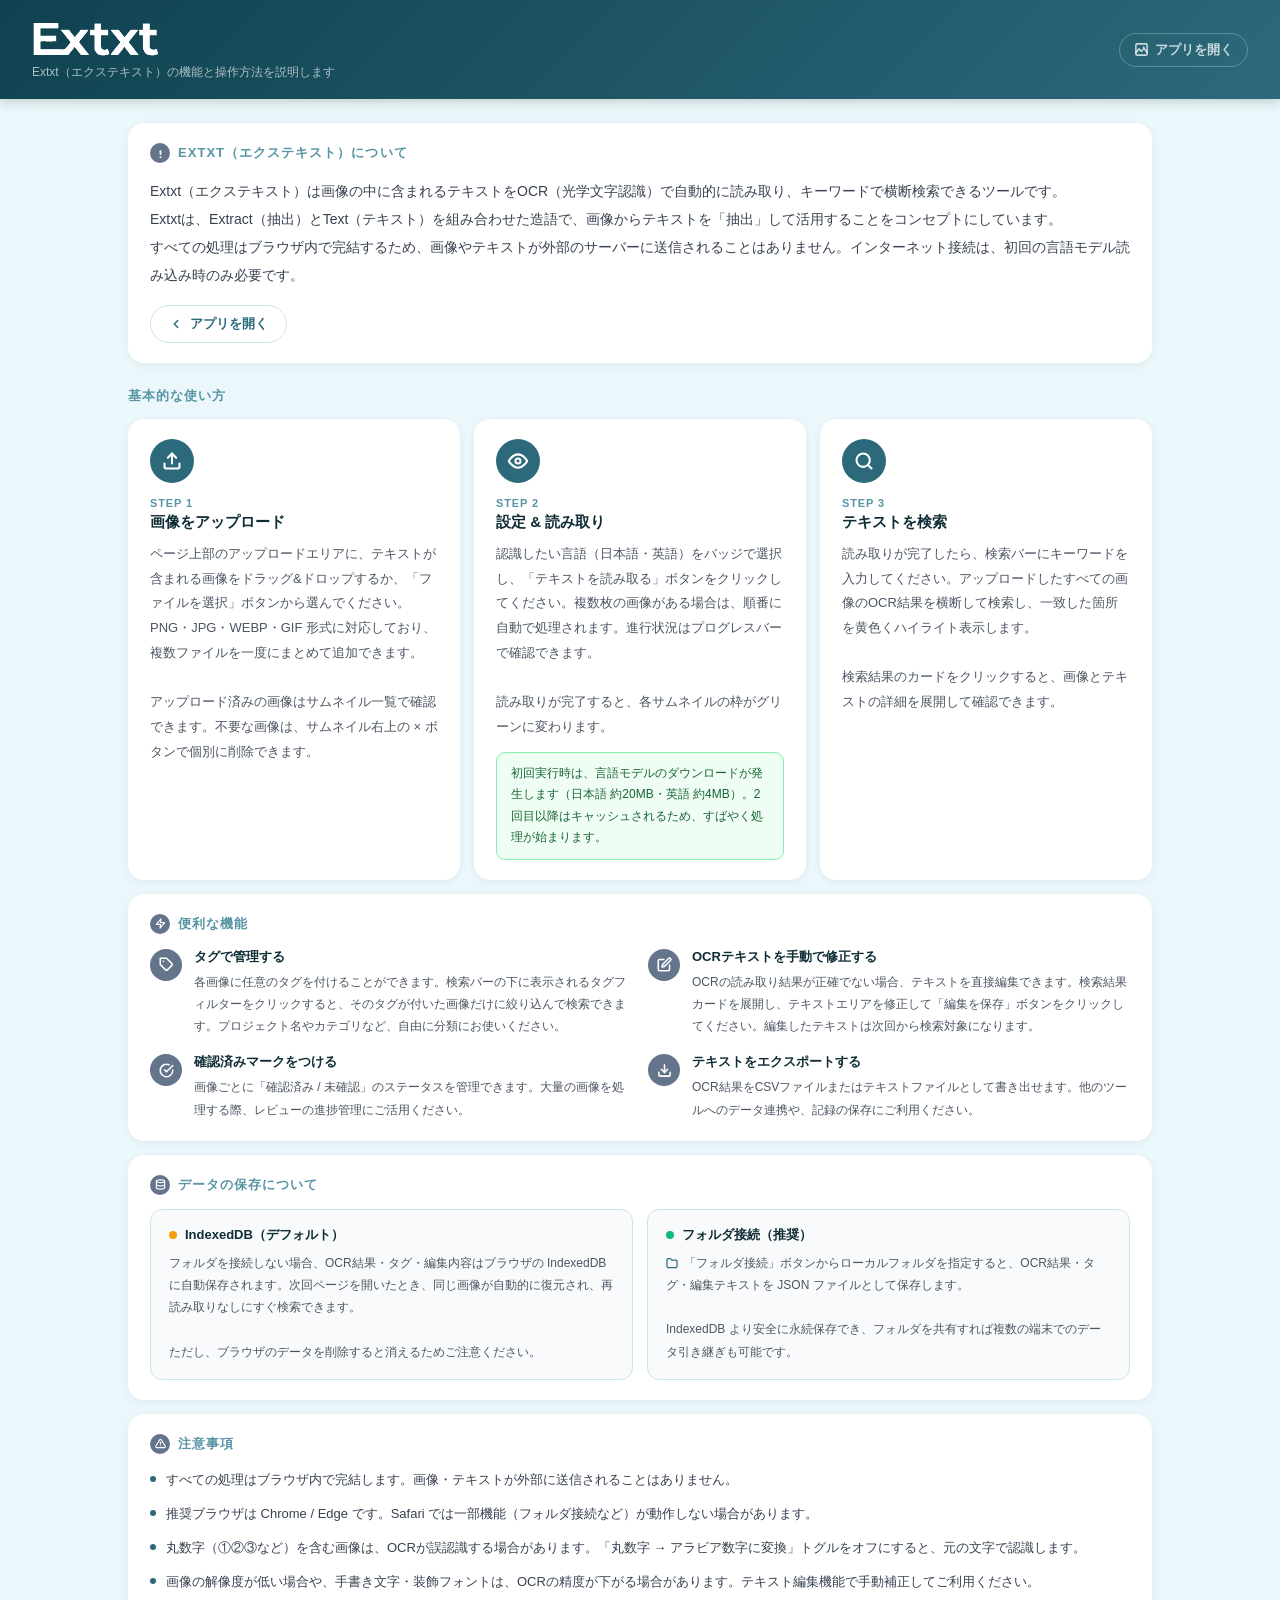
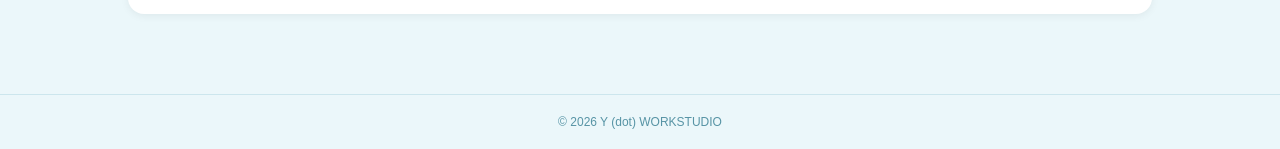
<file: how-to-use.html>
<!DOCTYPE html>
<html lang="ja">
<head>
  <meta charset="UTF-8" />
  <meta name="viewport" content="width=device-width, initial-scale=1.0" />
  <title>Extxt｜エクステキスト｜使い方ガイド</title>
  <link rel="icon" type="image/svg+xml" href="favicon.svg" />
  <link rel="stylesheet" href="style.css" />
  <style>
    .guide-intro { font-size:14px; line-height:2; color:#374151; }

    /* Step cards */
    .step-icon-wrap {
      display: inline-flex; align-items: center; justify-content: center;
      width: 44px; height: 44px; border-radius: 50%;
      background: var(--brand); flex-shrink: 0; margin-bottom: 14px;
    }
    .step-label {
      font-size: 11px; font-weight: 700; text-transform: uppercase;
      letter-spacing: .08em; color: var(--muted); margin-bottom: 4px;
    }
    .step-title { font-size: 15px; font-weight: 700; color: var(--text); margin-bottom: 10px; }
    .step-desc { font-size: 13px; line-height: 1.9; color: #4b5563; }
    .step-tip {
      margin-top: 12px; padding: 10px 14px;
      background: #f0fdf4; border: 1px solid #86efac;
      border-radius: 9px; font-size: 12px; color: #166534; line-height: 1.8;
    }

    /* Feature grid */
    .feature-grid {
      display: grid; grid-template-columns: repeat(2, 1fr);
      gap: 16px; margin-top: 4px;
    }
    .feature-item { display: flex; gap: 12px; align-items: flex-start; }
    .feature-icon {
      display: inline-flex; align-items: center; justify-content: center;
      width: 32px; height: 32px; border-radius: 50%;
      background: #64748b; flex-shrink: 0; margin-top: 1px;
    }
    .feature-title { font-size: 13px; font-weight: 700; color: var(--text); margin-bottom: 5px; }
    .feature-desc { font-size: 12px; line-height: 1.85; color: #4b5563; }

    /* Storage grid */
    .storage-grid {
      display: grid; grid-template-columns: repeat(2, 1fr);
      gap: 14px; margin-top: 4px;
    }
    .storage-inner {
      background: #f9fafb; border: 1px solid var(--border);
      border-radius: 12px; padding: 16px 18px;
    }
    .storage-inner-title {
      font-size: 13px; font-weight: 700; color: var(--text);
      margin-bottom: 8px; display: flex; align-items: center; gap: 8px;
    }
    .storage-desc { font-size: 12px; line-height: 1.85; color: #4b5563; }

    /* Note list */
    .note-list { list-style: none; padding: 0; display: flex; flex-direction: column; gap: 10px; }
    .note-list li {
      font-size: 13px; line-height: 1.85; color: #374151;
      display: flex; gap: 10px; align-items: flex-start;
    }
    .note-dot {
      width: 6px; height: 6px; border-radius: 50%;
      background: var(--brand); flex-shrink: 0; margin-top: 8px;
    }

    /* Section label above mid-row */
    .section-heading {
      font-size: 13px; font-weight: 700; text-transform: uppercase;
      letter-spacing: .08em; color: var(--muted); margin-bottom: 10px; margin-top: 24px;
    }

    /* Back / open app link */
    .app-link {
      display: inline-flex; align-items: center; gap: 7px;
      font-size: 13px; font-weight: 600; color: var(--brand);
      text-decoration: none; padding: 9px 18px;
      border: 1.5px solid var(--border); border-radius: 50px;
      transition: all .15s; margin-top: 16px;
    }
    .app-link:hover { border-color: var(--brand); background: var(--brand-light); }

    @media (max-width: 700px) {
      .feature-grid, .storage-grid { grid-template-columns: 1fr; }
    }
  </style>
</head>
<body>

<header>
  <div>
    <img src="logo.gif" alt="Extxt（エクステキスト）" class="header-logo" />
    <p>Extxt（エクステキスト）の機能と操作方法を説明します</p>
  </div>
  <a href="index.html" class="header-guide-link">
    <svg xmlns="http://www.w3.org/2000/svg" width="15" height="15" viewBox="0 0 24 24" fill="none" stroke="currentColor" stroke-width="2.5" stroke-linecap="round" stroke-linejoin="round">
      <rect x="3" y="3" width="18" height="18" rx="2"/>
      <polyline points="3,17 8,11 12,15 16,10 21,17"/>
      <circle cx="15.5" cy="8.5" r="1.5" fill="currentColor" stroke="none"/>
    </svg>
    アプリを開く
  </a>
</header>

<div class="container">

  <!-- ① Extxtについて -->
  <div class="card">
    <div class="card-title">
      <span style="display:inline-flex;align-items:center;justify-content:center;width:20px;height:20px;border-radius:50%;background:#64748b;flex-shrink:0;">
        <svg xmlns="http://www.w3.org/2000/svg" width="11" height="11" viewBox="0 0 24 24" fill="white">
          <rect x="10" y="5" width="4" height="10" rx="2"/>
          <rect x="10" y="18" width="4" height="4" rx="2"/>
        </svg>
      </span>
      Extxt（エクステキスト）について
    </div>
    <p class="guide-intro">
      Extxt（エクステキスト）は画像の中に含まれるテキストをOCR（光学文字認識）で自動的に読み取り、キーワードで横断検索できるツールです。<br>
      Extxtは、Extract（抽出）とText（テキスト）を組み合わせた造語で、画像からテキストを「抽出」して活用することをコンセプトにしています。<br>
      すべての処理はブラウザ内で完結するため、画像やテキストが外部のサーバーに送信されることはありません。インターネット接続は、初回の言語モデル読み込み時のみ必要です。
    </p>
    <a href="index.html" class="app-link">
      <svg xmlns="http://www.w3.org/2000/svg" width="14" height="14" viewBox="0 0 24 24" fill="none" stroke="currentColor" stroke-width="2.5" stroke-linecap="round" stroke-linejoin="round">
        <polyline points="15,18 9,12 15,6"/>
      </svg>
      アプリを開く
    </a>
  </div>

  <!-- ② 基本的な使い方 -->
  <div class="section-heading">基本的な使い方</div>
  <div class="mid-row">

    <!-- Step 1 -->
    <div class="card">
      <div class="step-icon-wrap">
        <svg xmlns="http://www.w3.org/2000/svg" width="20" height="20" viewBox="0 0 24 24" fill="none" stroke="white" stroke-width="2.5" stroke-linecap="round" stroke-linejoin="round">
          <path d="M21 15v4a2 2 0 0 1-2 2H5a2 2 0 0 1-2-2v-4"/>
          <polyline points="17,8 12,3 7,8"/>
          <line x1="12" y1="3" x2="12" y2="15"/>
        </svg>
      </div>
      <div class="step-label">Step 1</div>
      <div class="step-title">画像をアップロード</div>
      <div class="step-desc">
        ページ上部のアップロードエリアに、テキストが含まれる画像をドラッグ&ドロップするか、「ファイルを選択」ボタンから選んでください。PNG・JPG・WEBP・GIF 形式に対応しており、複数ファイルを一度にまとめて追加できます。<br><br>
        アップロード済みの画像はサムネイル一覧で確認できます。不要な画像は、サムネイル右上の × ボタンで個別に削除できます。
      </div>
    </div>

    <!-- Step 2 -->
    <div class="card">
      <div class="step-icon-wrap">
        <svg xmlns="http://www.w3.org/2000/svg" width="20" height="20" viewBox="0 0 24 24" fill="none" stroke="white" stroke-width="2.5" stroke-linecap="round" stroke-linejoin="round">
          <path d="M1 12s4-8 11-8 11 8 11 8-4 8-11 8-11-8-11-8z"/>
          <circle cx="12" cy="12" r="3"/>
        </svg>
      </div>
      <div class="step-label">Step 2</div>
      <div class="step-title">設定 &amp; 読み取り</div>
      <div class="step-desc">
        認識したい言語（日本語・英語）をバッジで選択し、「テキストを読み取る」ボタンをクリックしてください。複数枚の画像がある場合は、順番に自動で処理されます。進行状況はプログレスバーで確認できます。<br><br>
        読み取りが完了すると、各サムネイルの枠がグリーンに変わります。
      </div>
      <div class="step-tip">
        初回実行時は、言語モデルのダウンロードが発生します（日本語 約20MB・英語 約4MB）。2回目以降はキャッシュされるため、すばやく処理が始まります。
      </div>
    </div>

    <!-- Step 3 -->
    <div class="card">
      <div class="step-icon-wrap">
        <svg xmlns="http://www.w3.org/2000/svg" width="20" height="20" viewBox="0 0 24 24" fill="none" stroke="white" stroke-width="2.5" stroke-linecap="round" stroke-linejoin="round">
          <circle cx="11" cy="11" r="8"/>
          <line x1="21" y1="21" x2="16.65" y2="16.65"/>
        </svg>
      </div>
      <div class="step-label">Step 3</div>
      <div class="step-title">テキストを検索</div>
      <div class="step-desc">
        読み取りが完了したら、検索バーにキーワードを入力してください。アップロードしたすべての画像のOCR結果を横断して検索し、一致した箇所を黄色くハイライト表示します。<br><br>
        検索結果のカードをクリックすると、画像とテキストの詳細を展開して確認できます。
      </div>
    </div>

  </div><!-- /mid-row -->

  <!-- ③ 便利な機能 -->
  <div class="card" style="margin-top:14px;">
    <div class="card-title">
      <span style="display:inline-flex;align-items:center;justify-content:center;width:20px;height:20px;border-radius:50%;background:#64748b;flex-shrink:0;">
        <svg xmlns="http://www.w3.org/2000/svg" width="11" height="11" viewBox="0 0 24 24" fill="none" stroke="white" stroke-width="2.5" stroke-linecap="round" stroke-linejoin="round">
          <polygon points="13,2 3,14 12,14 11,22 21,10 12,10 13,2"/>
        </svg>
      </span>
      便利な機能
    </div>
    <div class="feature-grid">

      <!-- タグ -->
      <div class="feature-item">
        <div class="feature-icon">
          <svg xmlns="http://www.w3.org/2000/svg" width="15" height="15" viewBox="0 0 24 24" fill="none" stroke="white" stroke-width="2.5" stroke-linecap="round" stroke-linejoin="round">
            <path d="M20.59 13.41l-7.17 7.17a2 2 0 0 1-2.83 0L2 12V2h10l8.59 8.59a2 2 0 0 1 0 2.82z"/>
            <line x1="7" y1="7" x2="7.01" y2="7"/>
          </svg>
        </div>
        <div>
          <div class="feature-title">タグで管理する</div>
          <div class="feature-desc">各画像に任意のタグを付けることができます。検索バーの下に表示されるタグフィルターをクリックすると、そのタグが付いた画像だけに絞り込んで検索できます。プロジェクト名やカテゴリなど、自由に分類にお使いください。</div>
        </div>
      </div>

      <!-- テキスト編集 -->
      <div class="feature-item">
        <div class="feature-icon">
          <svg xmlns="http://www.w3.org/2000/svg" width="15" height="15" viewBox="0 0 24 24" fill="none" stroke="white" stroke-width="2.5" stroke-linecap="round" stroke-linejoin="round">
            <path d="M11 4H4a2 2 0 0 0-2 2v14a2 2 0 0 0 2 2h14a2 2 0 0 0 2-2v-7"/>
            <path d="M18.5 2.5a2.121 2.121 0 0 1 3 3L12 15l-4 1 1-4 9.5-9.5z"/>
          </svg>
        </div>
        <div>
          <div class="feature-title">OCRテキストを手動で修正する</div>
          <div class="feature-desc">OCRの読み取り結果が正確でない場合、テキストを直接編集できます。検索結果カードを展開し、テキストエリアを修正して「編集を保存」ボタンをクリックしてください。編集したテキストは次回から検索対象になります。</div>
        </div>
      </div>

      <!-- 確認済みマーク -->
      <div class="feature-item">
        <div class="feature-icon">
          <svg xmlns="http://www.w3.org/2000/svg" width="15" height="15" viewBox="0 0 24 24" fill="none" stroke="white" stroke-width="2.5" stroke-linecap="round" stroke-linejoin="round">
            <path d="M22 11.08V12a10 10 0 1 1-5.93-9.14"/>
            <polyline points="22,4 12,14.01 9,11.01"/>
          </svg>
        </div>
        <div>
          <div class="feature-title">確認済みマークをつける</div>
          <div class="feature-desc">画像ごとに「確認済み / 未確認」のステータスを管理できます。大量の画像を処理する際、レビューの進捗管理にご活用ください。</div>
        </div>
      </div>

      <!-- エクスポート -->
      <div class="feature-item">
        <div class="feature-icon">
          <svg xmlns="http://www.w3.org/2000/svg" width="15" height="15" viewBox="0 0 24 24" fill="none" stroke="white" stroke-width="2.5" stroke-linecap="round" stroke-linejoin="round">
            <path d="M21 15v4a2 2 0 0 1-2 2H5a2 2 0 0 1-2-2v-4"/>
            <polyline points="7,10 12,15 17,10"/>
            <line x1="12" y1="15" x2="12" y2="3"/>
          </svg>
        </div>
        <div>
          <div class="feature-title">テキストをエクスポートする</div>
          <div class="feature-desc">OCR結果をCSVファイルまたはテキストファイルとして書き出せます。他のツールへのデータ連携や、記録の保存にご利用ください。</div>
        </div>
      </div>

    </div><!-- /feature-grid -->
  </div>

  <!-- ④ データの保存について -->
  <div class="card" style="margin-top:14px;">
    <div class="card-title">
      <span style="display:inline-flex;align-items:center;justify-content:center;width:20px;height:20px;border-radius:50%;background:#64748b;flex-shrink:0;">
        <svg xmlns="http://www.w3.org/2000/svg" width="11" height="11" viewBox="0 0 24 24" fill="none" stroke="white" stroke-width="2.5" stroke-linecap="round" stroke-linejoin="round">
          <ellipse cx="12" cy="5" rx="9" ry="3"/>
          <path d="M21 12c0 1.66-4 3-9 3s-9-1.34-9-3"/>
          <path d="M3 5v14c0 1.66 4 3 9 3s9-1.34 9-3V5"/>
        </svg>
      </span>
      データの保存について
    </div>
    <div class="storage-grid">

      <div class="storage-inner">
        <div class="storage-inner-title">
          <span style="width:8px;height:8px;border-radius:50%;background:#f59e0b;flex-shrink:0;display:inline-block;"></span>
          IndexedDB（デフォルト）
        </div>
        <div class="storage-desc">フォルダを接続しない場合、OCR結果・タグ・編集内容はブラウザの IndexedDB に自動保存されます。次回ページを開いたとき、同じ画像が自動的に復元され、再読み取りなしにすぐ検索できます。<br><br>ただし、ブラウザのデータを削除すると消えるためご注意ください。</div>
      </div>

      <div class="storage-inner">
        <div class="storage-inner-title">
          <span style="width:8px;height:8px;border-radius:50%;background:var(--green);flex-shrink:0;display:inline-block;"></span>
          フォルダ接続（推奨）
        </div>
        <div class="storage-desc">
          <svg xmlns="http://www.w3.org/2000/svg" width="12" height="12" viewBox="0 0 24 24" fill="none" stroke="currentColor" stroke-width="2.5" stroke-linecap="round" stroke-linejoin="round" style="vertical-align:-2px;margin-right:3px;color:var(--brand);"><path d="M22 19a2 2 0 0 1-2 2H4a2 2 0 0 1-2-2V5a2 2 0 0 1 2-2h5l2 3h9a2 2 0 0 1 2 2z"/></svg>
          「フォルダ接続」ボタンからローカルフォルダを指定すると、OCR結果・タグ・編集テキストを JSON ファイルとして保存します。<br><br>IndexedDB より安全に永続保存でき、フォルダを共有すれば複数の端末でのデータ引き継ぎも可能です。
        </div>
      </div>

    </div>
  </div>

  <!-- ⑤ 注意事項 -->
  <div class="card" style="margin-top:14px;">
    <div class="card-title">
      <span style="display:inline-flex;align-items:center;justify-content:center;width:20px;height:20px;border-radius:50%;background:#64748b;flex-shrink:0;">
        <svg xmlns="http://www.w3.org/2000/svg" width="11" height="11" viewBox="0 0 24 24" fill="none" stroke="white" stroke-width="2.5" stroke-linecap="round" stroke-linejoin="round">
          <path d="M10.29 3.86L1.82 18a2 2 0 0 0 1.71 3h16.94a2 2 0 0 0 1.71-3L13.71 3.86a2 2 0 0 0-3.42 0z"/>
          <line x1="12" y1="9" x2="12" y2="13"/>
          <line x1="12" y1="17" x2="12.01" y2="17"/>
        </svg>
      </span>
      注意事項
    </div>
    <ul class="note-list">
      <li>
        <span class="note-dot"></span>
        <span>すべての処理はブラウザ内で完結します。画像・テキストが外部に送信されることはありません。</span>
      </li>
      <li>
        <span class="note-dot"></span>
        <span>推奨ブラウザは Chrome / Edge です。Safari では一部機能（フォルダ接続など）が動作しない場合があります。</span>
      </li>
      <li>
        <span class="note-dot"></span>
        <span>丸数字（①②③など）を含む画像は、OCRが誤認識する場合があります。「丸数字 → アラビア数字に変換」トグルをオフにすると、元の文字で認識します。</span>
      </li>
      <li>
        <span class="note-dot"></span>
        <span>画像の解像度が低い場合や、手書き文字・装飾フォントは、OCRの精度が下がる場合があります。テキスト編集機能で手動補正してご利用ください。</span>
      </li>
    </ul>
  </div>

</div><!-- /container -->

<footer>
  <p>© 2026 Y (dot) WORKSTUDIO</p>
</footer>

</body>
</html>
</file>
<file: style.css>
*, *::before, *::after { box-sizing: border-box; margin: 0; padding: 0; }

:root {
  --brand: #2C697A;
  --brand-light: #EBF7FA;
  --green: #10b981;
  --red: #ef4444;
  --yellow: #FAD441;
  --purple: #8b5cf6;
  --bg: #EBF7FA;
  --card: #ffffff;
  --border: #cce6ed;
  --text: #0f2d35;
  --muted: #5794A5;
}

body {
  font-family: -apple-system, BlinkMacSystemFont, 'Segoe UI', 'Hiragino Sans', sans-serif;
  background: var(--bg);
  color: var(--text);
  min-height: 100vh;
}

/* Header */
header {
  background: linear-gradient(135deg, #0F4250 0%, #2C697A 100%);
  color: white;
  padding: 18px 32px;
  display: flex;
  align-items: center;
  gap: 14px;
  box-shadow: 0 2px 12px rgba(0,0,0,0.2);
}
header .logo { font-size: 30px; }
header h1 { font-size: 19px; font-weight: 700; }
header p  { font-size: 12px; opacity: 0.65; margin-top: 2px; }
.header-logo { height: 44px; width: auto; display: block; }
.header-guide-link {
  display: inline-flex;
  align-items: center;
  gap: 6px;
  margin-left: auto;
  flex-shrink: 0;
  font-size: 13px;
  font-weight: 600;
  color: rgba(255,255,255,0.75);
  text-decoration: none;
  padding: 7px 14px;
  border: 1.5px solid rgba(255,255,255,0.25);
  border-radius: 50px;
  transition: all 0.2s;
}
.header-guide-link:hover {
  color: white;
  border-color: rgba(255,255,255,0.6);
  background: rgba(255,255,255,0.1);
}

.container { max-width: 1800px; margin: 0 auto; padding: 24px 10% 60px; }

/* 横並び3カード */
.mid-row {
  display: grid;
  grid-template-columns: repeat(3, 1fr);
  gap: 14px;
  margin-top: 14px;
  align-items: stretch;
}

/* 空の状態 */
.empty-state {
  background: var(--card);
  border-radius: 16px;
  box-shadow: 0 2px 8px rgba(0,0,0,0.06);
  text-align: center;
  padding: 64px 24px;
  color: var(--muted);
}
.empty-state .es-icon  { margin-bottom: 14px; line-height: 1; }
.empty-state .es-title { font-size: 15px; font-weight: 700; color: #374151; margin-bottom: 6px; }
.empty-state .es-desc  { font-size: 13px; line-height: 1.8; }

@media (max-width: 900px) {
  .container { padding: 16px 5% 40px; }
  .mid-row { grid-template-columns: 1fr; }
}

/* Card */
.card {
  background: var(--card);
  border-radius: 16px;
  padding: 20px 22px;
  box-shadow: 0 2px 8px rgba(0,0,0,0.06);
}
.card-title {
  font-size: 13px;
  font-weight: 700;
  text-transform: uppercase;
  letter-spacing: 0.08em;
  color: var(--muted);
  margin-bottom: 14px;
  display: flex;
  align-items: center;
  gap: 8px;
}

/* Drop zone */
.drop-zone {
  border: 2px dashed var(--border);
  border-radius: 12px;
  padding: 36px 20px;
  text-align: center;
  cursor: pointer;
  transition: all 0.2s;
  background: #fafafa;
}
.drop-zone:hover, .drop-zone.dragover {
  border-color: var(--brand);
  background: var(--brand-light);
}
.drop-zone input { display: none; }
.drop-zone .dz-icon { margin-bottom: 10px; line-height: 1; }
.drop-zone .dz-main { font-size: 15px; font-weight: 600; color: #374151; margin-bottom: 4px; }
.drop-zone .dz-sub  { font-size: 13px; color: var(--muted); }
.dz-pick-btn {
  display: inline-flex;
  align-items: center;
  gap: 7px;
  padding: 10px 16px;
  border-radius: 10px;
  border: 1.5px solid var(--border);
  background: white;
  color: #374151;
  font-size: 13px;
  font-weight: 600;
  cursor: pointer;
  transition: all 0.15s;
  white-space: nowrap;
  font-family: inherit;
}
.dz-pick-btn:hover {
  border-color: var(--brand);
  color: var(--brand);
  background: var(--brand-light);
}

/* Image grid */
.image-grid {
  display: grid;
  grid-template-columns: repeat(auto-fill, minmax(max(120px, calc((100% - 7 * 12px) / 8)), 1fr));
  gap: 12px;
  margin-top: 16px;
  max-height: 500px;
  overflow-y: auto;
  overflow-x: hidden;
  scrollbar-width: thin;
  scrollbar-color: #d1d5db transparent;
  padding-right: 4px;
  border-radius: 8px;
}
.image-grid::-webkit-scrollbar { width: 6px; }
.image-grid::-webkit-scrollbar-thumb { background: #d1d5db; border-radius: 99px; }
.image-grid::-webkit-scrollbar-track { background: transparent; }
.img-thumb {
  border: 2px solid var(--border);
  border-radius: 10px;
  overflow: hidden;
  position: relative;
  background: #f9fafb;
  cursor: default;
}
.img-thumb img {
  width: 100%;
  height: 110px;
  object-fit: cover;
  display: block;
}
.img-thumb .thumb-info { padding: 6px 8px; }
.img-thumb .thumb-name {
  font-size: 11px;
  font-weight: 600;
  color: #374151;
  white-space: nowrap;
  overflow: hidden;
  text-overflow: ellipsis;
}
.img-thumb .thumb-status {
  font-size: 10px;
  margin-top: 3px;
  display: flex;
  align-items: center;
  gap: 4px;
}
.img-thumb .remove-thumb {
  position: absolute;
  top: 5px; right: 5px;
  background: rgba(0,0,0,0.55);
  color: white;
  border: none;
  border-radius: 50%;
  width: 22px; height: 22px;
  font-size: 12px;
  cursor: pointer;
  display: flex; align-items: center; justify-content: center;
}
.img-thumb .remove-thumb:hover { background: rgba(220,38,38,0.85); }
.img-thumb .thumb-progress {
  position: absolute;
  bottom: 0; left: 0; right: 0;
  height: 3px;
  background: #e5e7eb;
}
.img-thumb .thumb-progress-fill {
  height: 100%;
  background: var(--brand);
  transition: width 0.3s;
}
.img-thumb.done      { border-color: var(--green); }
.img-thumb.restored  { border-color: var(--purple); }
.img-thumb.error     { border-color: var(--red); }
.img-thumb.processing { border-color: var(--brand); }

/* Action bar */
.action-bar {
  display: flex;
  gap: 10px;
  margin-top: 18px;
  flex-wrap: wrap;
  justify-content: flex-end;
}
.btn {
  padding: 11px 28px;
  border-radius: 50px;
  border: none;
  font-size: 14px;
  font-weight: 700;
  cursor: pointer;
  transition: all 0.2s;
  font-family: inherit;
}
.btn-primary {
  background: linear-gradient(135deg, var(--brand), #5794A5);
  color: white;
  box-shadow: 0 3px 12px rgba(44,105,122,0.3);
}
.btn-primary:hover { transform: translateY(-1px); box-shadow: 0 5px 16px rgba(44,105,122,0.4); }
.btn-primary:disabled { opacity: 0.4; cursor: not-allowed; transform: none; box-shadow: none; }
.btn-ghost {
  background: #f3f4f6;
  color: #374151;
}
.btn-ghost:hover { background: #e5e7eb; }
.btn-ghost:disabled { opacity: 0.4; cursor: not-allowed; }

/* Small button variant */
.btn-sm {
  padding: 7px 14px;
  font-size: 12px;
  border-radius: 8px;
}

/* Language badge */
.lang-badges {
  display: flex;
  gap: 6px;
  margin-top: 14px;
  flex-wrap: wrap;
}
.lang-badge {
  padding: 5px 12px;
  border-radius: 99px;
  font-size: 12px;
  font-weight: 600;
  cursor: pointer;
  border: 2px solid transparent;
  transition: all 0.15s;
  user-select: none;
}
.lang-badge.selected { border-color: var(--brand); background: var(--brand-light); color: var(--brand); }
.lang-badge:not(.selected) { background: #f3f4f6; color: var(--muted); }

/* Notice */
.notice {
  background: #f0fdf4;
  border: 1px solid #86efac;
  border-radius: 10px;
  padding: 12px 16px;
  font-size: 12px;
  color: #166534;
  margin-top: 14px;
  display: flex;
  gap: 8px;
  align-items: flex-start;
}
.notice-icon {
  display: inline-flex;
  align-items: center;
  justify-content: center;
  width: 16px;
  height: 16px;
  border-radius: 50%;
  background: var(--green);
  color: white;
  flex-shrink: 0;
}

/* Search bar */
.search-wrap {
  display: flex;
  gap: 10px;
  align-items: center;
}
.search-input {
  flex: 1;
  padding: 13px 18px;
  border: 2px solid var(--border);
  border-radius: 50px;
  font-size: 15px;
  outline: none;
  transition: border-color 0.2s;
  background: white;
  font-family: inherit;
}
.search-input:focus { border-color: var(--brand); }
.search-input:disabled { background: #f9fafb; color: var(--muted); }
.search-btn {
  padding: 13px 28px;
  border-radius: 50px;
  border: none;
  font-size: 14px;
  font-weight: 700;
  cursor: pointer;
  background: linear-gradient(135deg, var(--brand), #5794A5);
  color: white;
  transition: all 0.2s;
}
.search-btn:hover { transform: translateY(-1px); }
.search-btn:disabled { opacity: 0.4; cursor: not-allowed; transform: none; }
.search-stat { font-size: 13px; color: var(--muted); margin-top: 10px; }

/* Tag Filter (in search card) */
#tagFilterArea {
  margin-top: 12px;
  padding-top: 12px;
  border-top: 1px solid var(--border);
}
.tag-filter-label {
  font-size: 12px;
  font-weight: 700;
  color: var(--muted);
  text-transform: uppercase;
  letter-spacing: 0.06em;
  margin-bottom: 8px;
}
.tag-filter-badges {
  display: flex;
  flex-wrap: wrap;
  gap: 6px;
}
.tag-filter-chip {
  padding: 4px 11px;
  border-radius: 99px;
  font-size: 12px;
  font-weight: 600;
  cursor: pointer;
  background: #f3f4f6;
  color: #374151;
  border: 2px solid transparent;
  transition: all 0.15s;
  user-select: none;
}
.tag-filter-chip:hover { background: #e5e7eb; }
.tag-filter-chip.active {
  background: #ede9fe;
  border-color: var(--purple);
  color: #5b21b6;
}

/* Results */
.result-card {
  background: var(--card);
  border-radius: 14px;
  overflow: hidden;
  box-shadow: 0 2px 8px rgba(0,0,0,0.06);
  margin-bottom: 14px;
  border: 2px solid var(--border);
  transition: border-color 0.2s;
}
.result-card.matched { border-color: var(--brand); }
.result-card.no-match { opacity: 0.5; }

.result-header {
  display: flex;
  align-items: center;
  gap: 12px;
  padding: 14px 18px;
  cursor: pointer;
  user-select: none;
}
.result-header:hover { background: #f9fafb; }
.result-thumb {
  width: 52px;
  height: 40px;
  object-fit: cover;
  border-radius: 6px;
  border: 1px solid var(--border);
  flex-shrink: 0;
}
.result-meta { flex: 1; min-width: 0; }
.result-name {
  font-size: 14px;
  font-weight: 700;
  white-space: nowrap;
  overflow: hidden;
  text-overflow: ellipsis;
  display: flex;
  align-items: center;
  gap: 6px;
}
.result-count {
  font-size: 12px;
  margin-top: 2px;
}
.result-count.found { color: var(--brand); font-weight: 700; }
.result-count.none  { color: var(--muted); }
.result-chevron { color: var(--muted); font-size: 18px; transition: transform 0.2s; flex-shrink: 0; }
.result-card.open .result-chevron { transform: rotate(90deg); }

.result-body {
  display: none;
  padding: 0 18px 16px;
  border-top: 1px solid var(--border);
}
.result-card.open .result-body { display: block; }

.result-body-inner {
  display: flex;
  gap: 14px;
  padding-top: 14px;
}
.result-body-img {
  width: 180px;
  flex-shrink: 0;
}
.result-body-img img {
  width: 100%;
  border-radius: 8px;
  border: 1px solid var(--border);
}
.result-text-area { flex: 1; min-width: 0; }
.result-text-label {
  font-size: 11px;
  font-weight: 700;
  color: var(--muted);
  text-transform: uppercase;
  letter-spacing: 0.07em;
  margin-bottom: 8px;
}
.result-text {
  font-size: 13px;
  line-height: 1.8;
  color: #374151;
  white-space: pre-wrap;
  word-break: break-all;
  background: #f9fafb;
  padding: 12px;
  border-radius: 8px;
  max-height: 200px;
  overflow-y: auto;
  border: 1px solid var(--border);
}
.result-text mark {
  background: #fde047;
  color: #111;
  border-radius: 2px;
  padding: 0 1px;
}

/* Edit section */
.edit-section {
  margin-top: 14px;
  border-top: 1px dashed var(--border);
  padding-top: 12px;
}
.edit-section-header {
  display: flex;
  align-items: center;
  gap: 8px;
  margin-bottom: 8px;
}
.edit-textarea {
  width: 100%;
  min-height: 100px;
  padding: 10px 12px;
  border: 2px solid var(--border);
  border-radius: 8px;
  font-size: 13px;
  font-family: inherit;
  line-height: 1.7;
  color: #374151;
  background: white;
  resize: vertical;
  outline: none;
  transition: border-color 0.2s;
}
.edit-textarea:focus { border-color: var(--brand); }
.edit-footer {
  display: flex;
  align-items: center;
  justify-content: space-between;
  margin-top: 8px;
  gap: 8px;
}
.edit-hint {
  font-size: 11px;
  color: #9ca3af;
  flex: 1;
}

/* Tag section */
.tag-section {
  margin-top: 14px;
  border-top: 1px dashed var(--border);
  padding-top: 12px;
}
.tag-list {
  display: flex;
  flex-wrap: wrap;
  gap: 6px;
  margin-bottom: 8px;
  min-height: 24px;
}
.no-tags-msg {
  font-size: 12px;
  color: #9ca3af;
}
.tag-chip {
  display: inline-flex;
  align-items: center;
  gap: 4px;
  padding: 3px 10px;
  border-radius: 99px;
  font-size: 12px;
  font-weight: 600;
  background: #ede9fe;
  color: #5b21b6;
  border: 1.5px solid #c4b5fd;
}
.tag-chip.small {
  padding: 2px 8px;
  font-size: 11px;
  background: #f3f0ff;
  border-color: #ddd6fe;
}
.tag-chip.editable { padding-right: 6px; }
.tag-remove {
  background: none;
  border: none;
  cursor: pointer;
  color: #7c3aed;
  font-size: 13px;
  font-weight: 700;
  line-height: 1;
  padding: 0 1px;
  display: inline-flex;
  align-items: center;
  justify-content: center;
  border-radius: 50%;
  width: 16px; height: 16px;
  transition: background 0.1s;
}
.tag-remove:hover { background: #c4b5fd; }
.tag-input-row {
  display: flex;
  gap: 8px;
  align-items: center;
}
.tag-input {
  flex: 1;
  padding: 7px 12px;
  border: 1.5px solid var(--border);
  border-radius: 8px;
  font-size: 13px;
  font-family: inherit;
  outline: none;
  transition: border-color 0.2s;
}
.tag-input:focus { border-color: var(--purple); }

/* Reviewed / Unreviewed badges */
.badge-unreviewed {
  display: inline-flex;
  align-items: center;
  padding: 2px 8px;
  border-radius: 99px;
  font-size: 11px;
  font-weight: 700;
  background: #fff7ed;
  color: #c2410c;
  border: 1.5px solid #fed7aa;
  white-space: nowrap;
  flex-shrink: 0;
}
.badge-reviewed {
  display: inline-flex;
  align-items: center;
  padding: 2px 8px;
  border-radius: 99px;
  font-size: 11px;
  font-weight: 700;
  background: #f0fdf4;
  color: #166534;
  border: 1.5px solid #bbf7d0;
  white-space: nowrap;
  flex-shrink: 0;
}

/* Progress global */
.global-progress {
  background: var(--card);
  border-radius: 12px;
  padding: 14px 18px;
  margin-bottom: 16px;
  display: none;
  border: 1px solid var(--brand-light);
}
.global-progress .gp-label { font-size: 13px; font-weight: 600; color: var(--brand); margin-bottom: 8px; }
.gp-bar-bg { background: #e5e7eb; border-radius: 99px; height: 6px; overflow: hidden; }
.gp-bar-fill { height: 100%; border-radius: 99px; background: linear-gradient(90deg, var(--brand), #90C2CF); transition: width 0.4s; }

/* File summary bar */
.file-summary {
  display: flex;
  align-items: center;
  gap: 14px;
  margin-top: 14px;
  padding: 10px 14px;
  background: #f9fafb;
  border-radius: 10px;
  border: 1px solid var(--border);
  font-size: 13px;
  color: #374151;
  flex-wrap: wrap;
}
.file-summary .fs-item { display: flex; align-items: center; gap: 5px; }
.fs-badge {
  font-size: 11px;
  font-weight: 700;
  padding: 2px 8px;
  border-radius: 99px;
  letter-spacing: 0.04em;
}
.fs-badge.ok     { background: #dcfce7; color: #166534; }
.fs-badge.warn   { background: #fef9c3; color: #854d0e; }
.fs-badge.danger { background: #fee2e2; color: #991b1b; }

/* File warnings */
.file-warnings { margin-top: 10px; display: flex; flex-direction: column; gap: 6px; }
.warn-item {
  display: flex;
  align-items: flex-start;
  gap: 8px;
  padding: 9px 13px;
  border-radius: 9px;
  font-size: 12px;
  line-height: 1.6;
}
.warn-item.info   { background: #eff6ff; border: 1px solid #bfdbfe; color: #1e40af; }
.warn-item.warn   { background: #fffbeb; border: 1px solid #fde68a; color: #92400e; }
.warn-item.danger { background: #fff1f2; border: 1px solid #fecdd3; color: #9f1239; }
.warn-item .wi-icon { font-size: 14px; flex-shrink: 0; margin-top: 1px; }

/* Size chip on thumbnails */
.size-chip {
  display: inline-block;
  font-size: 10px;
  font-weight: 600;
  padding: 1px 6px;
  border-radius: 99px;
  margin-left: 4px;
}
.size-chip.ok     { background: #f3f4f6; color: #6b7280; }
.size-chip.warn   { background: #fef9c3; color: #854d0e; }
.size-chip.danger { background: #fee2e2; color: #991b1b; }
.img-thumb.size-warn   { border-color: #f59e0b !important; }
.img-thumb.size-danger { border-color: #ef4444 !important; }

/* Toggle switch */
.toggle-row {
  display: flex;
  align-items: center;
  gap: 10px;
  margin-top: 14px;
  font-size: 13px;
  color: #374151;
  cursor: pointer;
  user-select: none;
}
.toggle-switch {
  position: relative;
  width: 40px;
  height: 22px;
  flex-shrink: 0;
}
.toggle-switch input { display: none; }
.toggle-track {
  position: absolute;
  inset: 0;
  background: #d1d5db;
  border-radius: 99px;
  transition: background 0.2s;
}
.toggle-switch input:checked + .toggle-track { background: var(--brand); }
.toggle-knob {
  position: absolute;
  top: 3px; left: 3px;
  width: 16px; height: 16px;
  background: white;
  border-radius: 50%;
  box-shadow: 0 1px 3px rgba(0,0,0,0.2);
  transition: transform 0.2s;
}
.toggle-switch input:checked ~ .toggle-knob { transform: translateX(18px); }
.toggle-desc { font-size: 11px; color: var(--muted); margin-top: 1px; }

/* Results area — full-width below layout */
#results {
  margin-top: 20px;
}

/* DB management card */
.db-status-row {
  display: flex;
  align-items: center;
  gap: 8px;
  font-size: 12px;
  color: #374151;
  padding: 8px 10px;
  background: #f9fafb;
  border-radius: 8px;
  border: 1px solid var(--border);
}
.db-dot {
  width: 8px;
  height: 8px;
  border-radius: 50%;
  flex-shrink: 0;
}
.db-dot.idb { background: #f59e0b; }
.db-dot.fs  { background: var(--green); }

/* Toast */
.toast {
  position: fixed;
  bottom: 24px;
  right: 24px;
  padding: 10px 18px;
  border-radius: 10px;
  font-size: 13px;
  font-weight: 600;
  opacity: 0;
  transform: translateY(8px);
  transition: opacity 0.2s, transform 0.2s;
  z-index: 9999;
  box-shadow: 0 4px 16px rgba(0,0,0,0.2);
  pointer-events: none;
}
.toast.show { opacity: 1; transform: translateY(0); }
.toast.toast-success { background: #065f46; color: white; }
.toast.toast-error   { background: #991b1b; color: white; }

/* No results */
.no-results-msg {
  text-align: center;
  padding: 40px;
  color: var(--muted);
  font-size: 14px;
}

@media (max-width: 600px) {
  .result-body-inner { flex-direction: column; }
  .result-body-img { width: 100%; }
}

/* Footer */
footer {
  text-align: center;
  padding: 20px 32px;
  font-size: 12px;
  color: var(--muted);
  border-top: 1px solid var(--border);
  margin-top: 20px;
}
</file>
